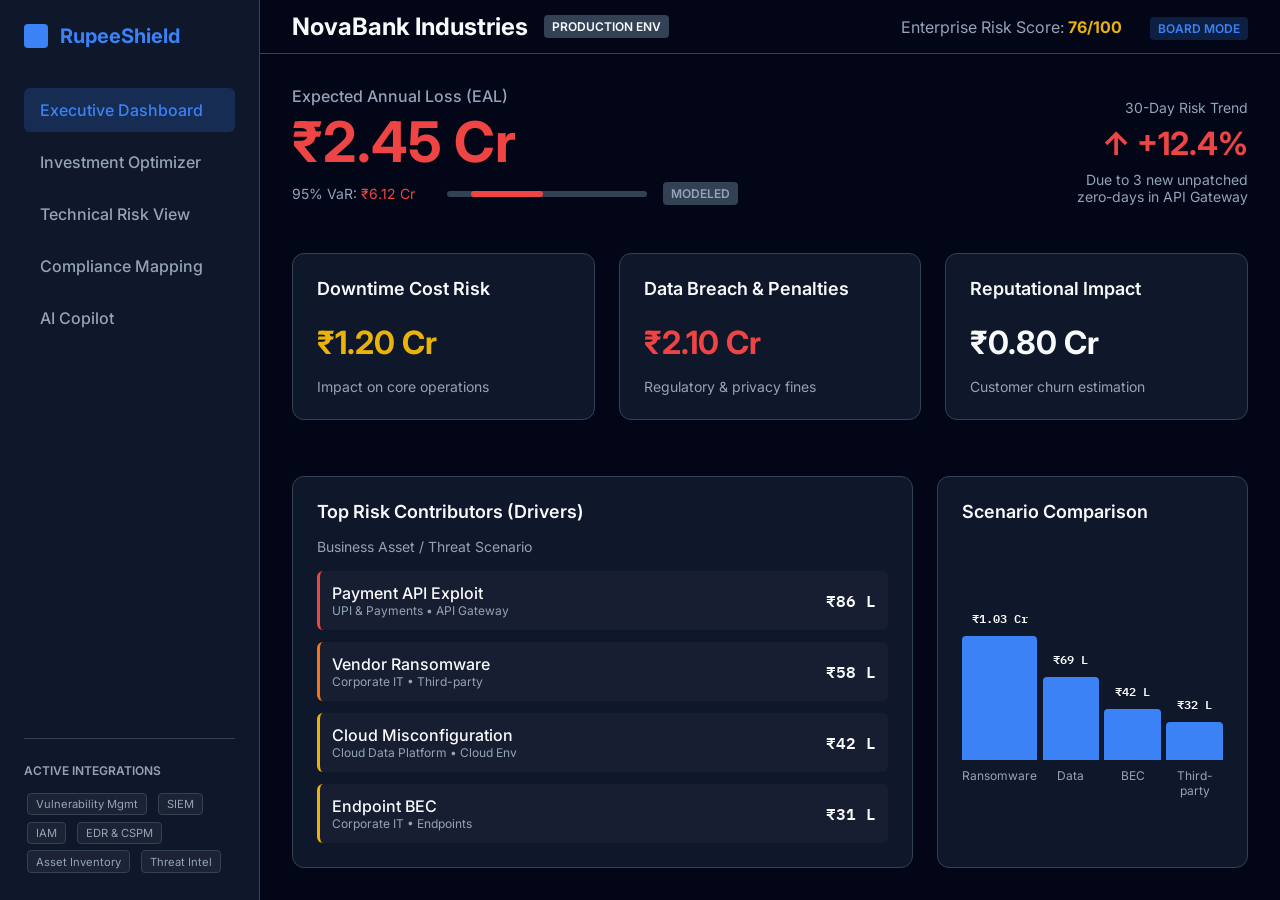
<file: index.html>
<!DOCTYPE html>
<html lang="en">

<head>
    <meta charset="UTF-8">
    <meta name="viewport" content="width=device-width, initial-scale=1.0">
    <title>RupeeShield | AI-Powered Cyber Risk Quantification</title>
    <link
        href="https://fonts.googleapis.com/css2?family=Inter:wght@400;500;600;700&family=IBM+Plex+Mono:wght@400;500;600&display=swap"
        rel="stylesheet">
    <link rel="stylesheet" href="styles.css">
</head>

<body>

    <aside class="sidebar">
        <div class="logo">
            <div class="logo-icon"></div>
            RupeeShield
        </div>
        <ul class="nav-menu" id="main-nav">
            <li class="nav-item active" data-target="view-dashboard">Executive Dashboard</li>
            <li class="nav-item" data-target="view-optimization">Investment Optimizer</li>
            <li class="nav-item" data-target="view-technical">Technical Risk View</li>
            <li class="nav-item" data-target="view-compliance">Compliance Mapping</li>
            <li class="nav-item" data-target="view-copilot">AI Copilot</li>
        </ul>
        <div class="data-sources">
            <div class="data-sources-title">Active Integrations</div>
            <div class="source-tag">Vulnerability Mgmt</div>
            <div class="source-tag">SIEM</div>
            <div class="source-tag">IAM</div>
            <div class="source-tag">EDR & CSPM</div>
            <div class="source-tag">Asset Inventory</div>
            <div class="source-tag">Threat Intel</div>
        </div>
    </aside>

    <main class="main-content">
        <header class="topbar">
            <div class="org-info">
                <h2>NovaBank Industries</h2>
                <span class="badge">Production Env</span>
            </div>
            <div class="user-actions">
                <span class="risk-score-badge">Enterprise Risk Score: <strong
                        id="header-risk-score">72/100</strong></span>
                <span class="badge" style="background-color: var(--accent-blue-dim); color: var(--accent-blue);">Board
                    Mode</span>
            </div>
        </header>

        <div class="dashboard-container">

            <!-- VIEW: DASHBOARD -->
            <div id="view-dashboard" class="view-section active">
                <div class="hero-section">
                    <div class="financial-hero">
                        <div class="label">Expected Annual Loss (EAL)</div>
                        <div class="value" id="total-exposure">₹4.10 Cr</div>
                        <div class="range">
                            <span>95% VaR: <span id="var-exposure" class="risk-critical-text">₹10.30 Cr</span></span>
                            <div class="range-bar" style="margin-left: 1rem;">
                                <div class="range-bar-fill" id="eal-range-fill"></div>
                            </div>
                            <span class="badge">MODELED</span>
                        </div>
                    </div>
                    <div class="risk-trend">
                        <div class="label">30-Day Risk Trend</div>
                        <div class="trend-value critical">↑ +12.4%</div>
                        <div class="trend-subtitle">Due to 3 new unpatched zero-days in API Gateway</div>
                    </div>
                </div>

                <div class="dashboard-grid">
                    <div class="card">
                        <div class="card-title">Downtime Cost Risk</div>
                        <div class="kpi-value warning" id="risk-downtime">₹1.20 Cr</div>
                        <div class="card-subtitle">Impact on core operations</div>
                    </div>
                    <div class="card">
                        <div class="card-title">Data Breach & Penalties</div>
                        <div class="kpi-value bad" id="risk-breach">₹2.10 Cr</div>
                        <div class="card-subtitle">Regulatory & privacy fines</div>
                    </div>
                    <div class="card">
                        <div class="card-title">Reputational Impact</div>
                        <div class="kpi-value neutral" id="risk-reputation">₹0.80 Cr</div>
                        <div class="card-subtitle">Customer churn estimation</div>
                    </div>
                </div>

                <div class="dashboard-grid two-cols mt-2">
                    <div class="card">
                        <div class="card-title">Top Risk Contributors (Drivers)</div>
                        <div class="card-subtitle">Business Asset / Threat Scenario</div>
                        <div class="driver-list" id="drivers-container"></div>
                    </div>
                    <div class="card">
                        <div class="card-title">Scenario Comparison</div>
                        <div class="chart-container" id="scenario-chart"></div>
                    </div>
                </div>
            </div>

            <!-- VIEW: OPTIMIZATION & SIMULATION -->
            <div id="view-optimization" class="view-section">
                <div class="card mb-2">
                    <div class="card-title">Security Investment Optimization</div>
                    <div class="card-subtitle">Set your budget to see the AI-recommended optimal control portfolio.
                    </div>

                    <div class="budget-slider-container">
                        <div class="slider-header">
                            <span>Available Security Budget</span>
                            <span class="budget-value" id="budget-display">₹50 L</span>
                        </div>
                        <input type="range" id="budget-slider" min="0" max="200" step="5" value="50"
                            class="styled-slider">

                        <div class="delay-slider-container mt-2">
                            <div class="slider-header">
                                <span>Remediation Delay (Days) - Adds ₹0.04 Cr / day penalty risk</span>
                                <span class="budget-value" id="delay-display">0 Days</span>
                            </div>
                            <input type="range" id="delay-slider" min="0" max="60" step="1" value="0"
                                class="styled-slider warning-slider">
                        </div>
                    </div>
                </div>

                <div class="dashboard-grid">
                    <div class="card">
                        <div class="card-title">Recommended Investment</div>
                        <div class="kpi-value neutral" id="opt-cost">₹0 L</div>
                    </div>
                    <div class="card">
                        <div class="card-title">Avoided Loss</div>
                        <div class="kpi-value good" id="opt-avoided">₹0 L</div>
                    </div>
                    <div class="card">
                        <div class="card-title">ROSI (Return on Investment)</div>
                        <div class="kpi-value good" id="opt-rosi">--</div>
                    </div>
                </div>

                <div class="dashboard-grid two-cols mt-2">
                    <div class="card">
                        <div class="card-header">
                            <div>
                                <div class="card-title">Recommended Mitigations</div>
                                <div class="card-subtitle">Controls selected to maximize risk reduction within budget.
                                </div>
                            </div>
                        </div>
                        <div class="control-list" id="controls-container">
                            <!-- JS injects controls here -->
                        </div>
                    </div>

                    <div class="card">
                        <div class="card-title">Investment vs Risk Reduction</div>
                        <div class="card-subtitle">Diminishing returns curve</div>
                        <div class="diminishing-chart" id="roi-curve">
                            <!-- JS injects SVG curve here -->
                        </div>
                    </div>
                </div>
            </div>

            <!-- VIEW: TECHNICAL RISK -->
            <div id="view-technical" class="view-section">
                <div class="card">
                    <div class="card-title">Technical Risk Drill-Down</div>
                    <div class="card-subtitle">Telemetry to Financial Exposure Mapping</div>
                    <div class="table-container mt-2">
                        <table class="data-table">
                            <thead>
                                <tr>
                                    <th>Finding (Telemetry)</th>
                                    <th>Asset / Service</th>
                                    <th>Threat Scenario</th>
                                    <th>Likelihood</th>
                                    <th>Impact (₹)</th>
                                    <th>Exposure (₹)</th>
                                    <th>Recommended Control</th>
                                </tr>
                            </thead>
                            <tbody id="technical-table-body">
                                <!-- JS injects rows -->
                            </tbody>
                        </table>
                    </div>
                </div>
            </div>

            <!-- VIEW: COMPLIANCE -->
            <div id="view-compliance" class="view-section">
                <div class="card">
                    <div class="card-title">Compliance & Framework Mapping</div>
                    <div class="card-subtitle">Financial exposure tied to compliance weaknesses</div>
                    <div class="table-container mt-2">
                        <table class="data-table">
                            <thead>
                                <tr>
                                    <th>Framework</th>
                                    <th>Requirement</th>
                                    <th>Status</th>
                                    <th>Weakness</th>
                                    <th>Affected Asset</th>
                                    <th>Associated Exposure</th>
                                </tr>
                            </thead>
                            <tbody id="compliance-table-body">
                                <!-- JS injects rows -->
                            </tbody>
                        </table>
                    </div>
                </div>
            </div>

            <!-- VIEW: COPILOT -->
            <div id="view-copilot" class="view-section">
                <div class="card copilot-container">
                    <div class="copilot-header">
                        <div class="logo-icon"></div>
                        <div>
                            <div class="card-title">RupeeShield AI Copilot</div>
                            <div class="card-subtitle">Ask questions in natural language about your financial cyber
                                risk.</div>
                        </div>
                    </div>
                    <div class="chat-window" id="chat-window">
                        <div class="chat-msg ai-msg">
                            Hello! I can help you analyze your cyber risk. Try asking:<br>
                            - "What is our highest financial cyber risk today?"<br>
                            - "What happens if MFA is implemented across all privileged accounts?"<br>
                            - "What happens if remediation is delayed by 30 days?"
                        </div>
                    </div>
                    <div class="chat-input-area">
                        <input type="text" id="chat-input" placeholder="Ask AI Copilot..." autocomplete="off">
                        <button id="chat-send">Send</button>
                    </div>
                </div>
            </div>

        </div>
    </main>

    <script src="script.js"></script>
</body>

</html>
</file>
<file: styles.css>
:root {
    --bg-base: #020617; /* Very dark blue */
    --bg-card: #0f172a; /* Dark blue */
    --bg-card-hover: #1e293b;
    --text-primary: #f8fafc;
    --text-secondary: #94a3b8;
    --border-color: #334155;
    
    --accent-blue: #3b82f6;
    --accent-blue-dim: rgba(59, 130, 246, 0.2);
    --risk-critical: #ef4444; /* Red */
    --risk-high: #f97316; /* Orange */
    --risk-medium: #eab308; /* Yellow */
    --risk-low: #22c55e; /* Green */
    
    --font-sans: 'Inter', system-ui, -apple-system, sans-serif;
    --font-mono: 'IBM Plex Mono', ui-monospace, monospace;
}

* {
    margin: 0;
    padding: 0;
    box-sizing: border-box;
}

body {
    font-family: var(--font-sans);
    background-color: var(--bg-base);
    color: var(--text-primary);
    display: flex;
    height: 100vh;
    overflow: hidden;
}

/* Utilities */
.mt-2 { margin-top: 1.5rem; }
.mb-2 { margin-bottom: 1.5rem; }
.risk-critical-text { color: var(--risk-critical); }
.risk-score-badge { font-size: 1rem; color: var(--text-secondary); margin-right: 1.5rem; }
.risk-score-badge strong { color: var(--risk-medium); } /* 72/100 -> Medium risk */

/* Sidebar */
.sidebar {
    width: 260px;
    background-color: var(--bg-card);
    border-right: 1px solid var(--border-color);
    display: flex;
    flex-direction: column;
    padding: 1.5rem;
}

.logo {
    display: flex;
    align-items: center;
    gap: 0.75rem;
    font-size: 1.25rem;
    font-weight: 700;
    color: var(--accent-blue);
    margin-bottom: 2.5rem;
}

.logo-icon {
    width: 24px;
    height: 24px;
    background-color: var(--accent-blue);
    border-radius: 4px;
}

.nav-menu {
    list-style: none;
    display: flex;
    flex-direction: column;
    gap: 0.5rem;
    flex: 1;
}

.nav-item {
    padding: 0.75rem 1rem;
    border-radius: 6px;
    cursor: pointer;
    transition: background-color 0.2s, color 0.2s;
    color: var(--text-secondary);
    display: flex;
    align-items: center;
    gap: 0.75rem;
    font-weight: 500;
}

.nav-item:hover {
    background-color: var(--bg-card-hover);
    color: var(--text-primary);
}

.nav-item.active {
    background-color: var(--accent-blue-dim);
    color: var(--accent-blue);
}

/* Data Sources Integrations */
.data-sources {
    margin-top: 2rem;
    padding-top: 1.5rem;
    border-top: 1px solid var(--border-color);
}
.data-sources-title {
    font-size: 0.75rem;
    text-transform: uppercase;
    color: var(--text-secondary);
    margin-bottom: 0.75rem;
    font-weight: 600;
}
.source-tag {
    display: inline-block;
    padding: 0.2rem 0.5rem;
    margin: 0.2rem;
    font-size: 0.7rem;
    background-color: rgba(255,255,255,0.05);
    border: 1px solid var(--border-color);
    border-radius: 4px;
    color: var(--text-secondary);
}

/* Main Content */
.main-content {
    flex: 1;
    display: flex;
    flex-direction: column;
    overflow-y: auto;
}

.topbar {
    height: 70px;
    border-bottom: 1px solid var(--border-color);
    display: flex;
    align-items: center;
    justify-content: space-between;
    padding: 0 2rem;
    background-color: var(--bg-base);
    position: sticky;
    top: 0;
    z-index: 10;
}

.org-info {
    display: flex;
    align-items: center;
    gap: 1rem;
}

.badge {
    background-color: var(--border-color);
    padding: 0.25rem 0.5rem;
    border-radius: 4px;
    font-size: 0.75rem;
    font-weight: 600;
    text-transform: uppercase;
}

.dashboard-container {
    padding: 2rem;
    display: flex;
    flex-direction: column;
}

/* Views Logic */
.view-section { display: none; flex-direction: column; gap: 2rem;}
.view-section.active { display: flex; }

/* Hero Section */
.hero-section {
    display: flex;
    justify-content: space-between;
    align-items: flex-end;
    margin-bottom: 1rem;
}

.financial-hero .label {
    color: var(--text-secondary);
    font-size: 1rem;
    font-weight: 500;
    margin-bottom: 0.5rem;
}

.financial-hero .value {
    font-size: 3.5rem;
    font-weight: 700;
    color: var(--risk-critical);
    line-height: 1;
}

.financial-hero .range {
    margin-top: 0.75rem;
    color: var(--text-secondary);
    font-size: 0.875rem;
    display: flex;
    align-items: center;
    gap: 1rem;
}

.range-bar {
    width: 200px;
    height: 6px;
    background-color: var(--border-color);
    border-radius: 3px;
    position: relative;
    overflow: hidden;
}

.range-bar-fill {
    position: absolute;
    left: 20%;
    right: 30%;
    height: 100%;
    background-color: var(--risk-critical);
    border-radius: 3px;
    transition: left 0.3s, right 0.3s, background-color 0.3s;
}

.risk-trend { text-align: right; }
.risk-trend .label { color: var(--text-secondary); font-size: 0.875rem; margin-bottom: 0.5rem;}
.trend-value { font-size: 2rem; font-weight: 700; }
.trend-value.critical { color: var(--risk-critical); }
.trend-subtitle { font-size: 0.875rem; color: var(--text-secondary); margin-top: 0.5rem; max-width: 200px; }


/* Grid Layout */
.dashboard-grid {
    display: grid;
    grid-template-columns: repeat(3, 1fr);
    gap: 1.5rem;
}
.dashboard-grid.two-cols {
    grid-template-columns: 2fr 1fr;
}

/* Cards */
.card {
    background-color: var(--bg-card);
    border: 1px solid var(--border-color);
    border-radius: 12px;
    padding: 1.5rem;
    display: flex;
    flex-direction: column;
    gap: 1rem;
}
.card-header {
    display: flex;
    justify-content: space-between;
    align-items: center;
}
.card-title {
    font-size: 1.125rem;
    font-weight: 600;
    color: var(--text-primary);
}
.card-subtitle {
    font-size: 0.875rem;
    color: var(--text-secondary);
}

/* KPI Items */
.kpi-value {
    font-size: 2rem;
    font-weight: 700;
    margin-top: 0.5rem;
}
.kpi-value.good { color: var(--risk-low); }
.kpi-value.neutral { color: var(--text-primary); }
.kpi-value.warning { color: var(--risk-medium); }
.kpi-value.bad { color: var(--risk-critical); }

/* Sliders */
.slider-header {
    display: flex;
    justify-content: space-between;
    font-size: 0.875rem;
    color: var(--text-primary);
    margin-bottom: 0.5rem;
}
.budget-value { font-family: var(--font-mono); font-weight: 600; color: var(--accent-blue); }
.styled-slider {
    -webkit-appearance: none;
    width: 100%;
    height: 8px;
    background: var(--border-color);
    border-radius: 4px;
    outline: none;
}
.styled-slider::-webkit-slider-thumb {
    -webkit-appearance: none;
    appearance: none;
    width: 20px;
    height: 20px;
    border-radius: 50%;
    background: var(--accent-blue);
    cursor: pointer;
}
.warning-slider::-webkit-slider-thumb { background: var(--risk-medium); }

/* Lists and Tables */
.driver-list {
    display: flex;
    flex-direction: column;
    gap: 0.75rem;
}
.driver-item {
    display: flex;
    justify-content: space-between;
    align-items: center;
    padding: 0.75rem;
    background-color: rgba(255,255,255,0.03);
    border-radius: 6px;
    border-left: 3px solid var(--border-color);
}
.driver-item.critical { border-left-color: var(--risk-critical); }
.driver-item.high { border-left-color: var(--risk-high); }
.driver-item.medium { border-left-color: var(--risk-medium); }

.driver-name { font-weight: 500; }
.driver-value { font-family: var(--font-mono); font-weight: 600; }
.driver-asset { font-size: 0.75rem; color: var(--text-secondary); }

/* Data Tables */
.table-container {
    overflow-x: auto;
}
.data-table {
    width: 100%;
    border-collapse: collapse;
    font-size: 0.875rem;
}
.data-table th, .data-table td {
    padding: 1rem;
    text-align: left;
    border-bottom: 1px solid var(--border-color);
}
.data-table th {
    color: var(--text-secondary);
    font-weight: 600;
}
.data-table tr:hover td {
    background-color: rgba(255,255,255,0.02);
}
.status-red { color: var(--risk-critical); font-weight: 600; }
.status-green { color: var(--risk-low); font-weight: 600; }

/* Controls toggle */
.control-list {
    display: flex;
    flex-direction: column;
    gap: 0.5rem;
    max-height: 400px;
    overflow-y: auto;
}
.control-item {
    display: flex;
    justify-content: space-between;
    align-items: center;
    padding: 1rem;
    border: 1px solid var(--border-color);
    border-radius: 8px;
    cursor: pointer;
    transition: border-color 0.2s, background-color 0.2s;
}
.control-item:hover { background-color: var(--bg-card-hover); }
.control-item.selected {
    border-color: var(--accent-blue);
    background-color: var(--accent-blue-dim);
}
.control-info {
    display: flex;
    flex-direction: column;
    gap: 0.25rem;
}
.control-name { font-weight: 600; }
.control-meta {
    font-size: 0.75rem;
    color: var(--text-secondary);
    display: flex;
    gap: 0.75rem;
}
.toggle-switch {
    position: relative;
    width: 44px;
    height: 24px;
}
.toggle-switch input { opacity: 0; width: 0; height: 0; }
.slider {
    position: absolute;
    cursor: pointer;
    top: 0; left: 0; right: 0; bottom: 0;
    background-color: var(--border-color);
    transition: .4s;
    border-radius: 24px;
}
.slider:before {
    position: absolute;
    content: "";
    height: 18px; width: 18px; left: 3px; bottom: 3px;
    background-color: white; transition: .4s; border-radius: 50%;
}
input:checked + .slider { background-color: var(--accent-blue); }
input:checked + .slider:before { transform: translateX(20px); }

/* Charts Placeholder */
.chart-container, .diminishing-chart {
    height: 250px;
    width: 100%;
    display: flex;
    align-items: flex-end;
    gap: 2%;
    padding-top: 2rem;
    position: relative;
}
.bar-wrapper {
    flex: 1;
    display: flex;
    flex-direction: column;
    justify-content: flex-end;
    align-items: center;
    gap: 0.5rem;
    height: 100%;
}
.bar {
    width: 100%;
    background-color: var(--accent-blue);
    border-radius: 4px 4px 0 0;
    transition: height 0.3s ease;
    min-height: 2px;
}
.bar-label { font-size: 0.75rem; color: var(--text-secondary); text-align: center; height: 20px; }
.bar-value { font-family: var(--font-mono); font-size: 0.75rem; font-weight: 600; }

/* SVG Curve */
.roi-svg { width: 100%; height: 100%; overflow: visible; }
.roi-line { fill: none; stroke: var(--accent-blue); stroke-width: 3; stroke-linecap: round; }
.roi-point { fill: white; stroke: var(--accent-blue); stroke-width: 2; transition: all 0.2s;}
.roi-axes { stroke: var(--border-color); stroke-width: 1; }

/* Copilot */
.copilot-container { height: 600px; padding: 0;}
.copilot-header { padding: 1.5rem; border-bottom: 1px solid var(--border-color); display: flex; gap: 1rem; align-items: center;}
.chat-window { flex: 1; padding: 1.5rem; display: flex; flex-direction: column; gap: 1rem; overflow-y: auto; }
.chat-msg { padding: 1rem; border-radius: 8px; max-width: 80%; line-height: 1.5; font-size: 0.875rem;}
.ai-msg { background-color: var(--bg-card-hover); align-self: flex-start; border: 1px solid var(--border-color);}
.user-msg { background-color: var(--accent-blue); color: white; align-self: flex-end; }
.chat-input-area { padding: 1.5rem; border-top: 1px solid var(--border-color); display: flex; gap: 1rem;}
.chat-input-area input { flex: 1; padding: 0.75rem 1rem; border-radius: 8px; border: 1px solid var(--border-color); background: var(--bg-base); color: white; outline: none;}
.chat-input-area input:focus { border-color: var(--accent-blue); }
.chat-input-area button { padding: 0.75rem 1.5rem; border-radius: 8px; background: var(--accent-blue); color: white; border: none; font-weight: 600; cursor: pointer;}
.chat-input-area button:hover { background: #2563eb; }

/* Responsive */
@media (max-width: 1024px) {
    .dashboard-grid, .dashboard-grid.two-cols { grid-template-columns: 1fr; }
}
</file>
<file: rupee shield/styles.css>
:root {
    --bg-base: #020617; /* Very dark blue */
    --bg-card: #0f172a; /* Dark blue */
    --bg-card-hover: #1e293b;
    --text-primary: #f8fafc;
    --text-secondary: #94a3b8;
    --border-color: #334155;
    
    --accent-blue: #3b82f6;
    --accent-blue-dim: rgba(59, 130, 246, 0.2);
    --risk-critical: #ef4444; /* Red */
    --risk-high: #f97316; /* Orange */
    --risk-medium: #eab308; /* Yellow */
    --risk-low: #22c55e; /* Green */
    
    --font-sans: 'Inter', system-ui, -apple-system, sans-serif;
    --font-mono: 'IBM Plex Mono', ui-monospace, monospace;
}

* {
    margin: 0;
    padding: 0;
    box-sizing: border-box;
}

body {
    font-family: var(--font-sans);
    background-color: var(--bg-base);
    color: var(--text-primary);
    display: flex;
    height: 100vh;
    overflow: hidden;
}

/* Utilities */
.mt-2 { margin-top: 1.5rem; }
.mb-2 { margin-bottom: 1.5rem; }
.risk-critical-text { color: var(--risk-critical); }
.risk-score-badge { font-size: 1rem; color: var(--text-secondary); margin-right: 1.5rem; }
.risk-score-badge strong { color: var(--risk-medium); } /* 72/100 -> Medium risk */

/* Sidebar */
.sidebar {
    width: 260px;
    background-color: var(--bg-card);
    border-right: 1px solid var(--border-color);
    display: flex;
    flex-direction: column;
    padding: 1.5rem;
}

.logo {
    display: flex;
    align-items: center;
    gap: 0.75rem;
    font-size: 1.25rem;
    font-weight: 700;
    color: var(--accent-blue);
    margin-bottom: 2.5rem;
}

.logo-icon {
    width: 24px;
    height: 24px;
    background-color: var(--accent-blue);
    border-radius: 4px;
}

.nav-menu {
    list-style: none;
    display: flex;
    flex-direction: column;
    gap: 0.5rem;
    flex: 1;
}

.nav-item {
    padding: 0.75rem 1rem;
    border-radius: 6px;
    cursor: pointer;
    transition: background-color 0.2s, color 0.2s;
    color: var(--text-secondary);
    display: flex;
    align-items: center;
    gap: 0.75rem;
    font-weight: 500;
}

.nav-item:hover {
    background-color: var(--bg-card-hover);
    color: var(--text-primary);
}

.nav-item.active {
    background-color: var(--accent-blue-dim);
    color: var(--accent-blue);
}

/* Data Sources Integrations */
.data-sources {
    margin-top: 2rem;
    padding-top: 1.5rem;
    border-top: 1px solid var(--border-color);
}
.data-sources-title {
    font-size: 0.75rem;
    text-transform: uppercase;
    color: var(--text-secondary);
    margin-bottom: 0.75rem;
    font-weight: 600;
}
.source-tag {
    display: inline-block;
    padding: 0.2rem 0.5rem;
    margin: 0.2rem;
    font-size: 0.7rem;
    background-color: rgba(255,255,255,0.05);
    border: 1px solid var(--border-color);
    border-radius: 4px;
    color: var(--text-secondary);
}

/* Main Content */
.main-content {
    flex: 1;
    display: flex;
    flex-direction: column;
    overflow-y: auto;
}

.topbar {
    height: 70px;
    border-bottom: 1px solid var(--border-color);
    display: flex;
    align-items: center;
    justify-content: space-between;
    padding: 0 2rem;
    background-color: var(--bg-base);
    position: sticky;
    top: 0;
    z-index: 10;
}

.org-info {
    display: flex;
    align-items: center;
    gap: 1rem;
}

.badge {
    background-color: var(--border-color);
    padding: 0.25rem 0.5rem;
    border-radius: 4px;
    font-size: 0.75rem;
    font-weight: 600;
    text-transform: uppercase;
}

.dashboard-container {
    padding: 2rem;
    display: flex;
    flex-direction: column;
}

/* Views Logic */
.view-section { display: none; flex-direction: column; gap: 2rem;}
.view-section.active { display: flex; }

/* Hero Section */
.hero-section {
    display: flex;
    justify-content: space-between;
    align-items: flex-end;
    margin-bottom: 1rem;
}

.financial-hero .label {
    color: var(--text-secondary);
    font-size: 1rem;
    font-weight: 500;
    margin-bottom: 0.5rem;
}

.financial-hero .value {
    font-size: 3.5rem;
    font-weight: 700;
    color: var(--risk-critical);
    line-height: 1;
}

.financial-hero .range {
    margin-top: 0.75rem;
    color: var(--text-secondary);
    font-size: 0.875rem;
    display: flex;
    align-items: center;
    gap: 1rem;
}

.range-bar {
    width: 200px;
    height: 6px;
    background-color: var(--border-color);
    border-radius: 3px;
    position: relative;
    overflow: hidden;
}

.range-bar-fill {
    position: absolute;
    left: 20%;
    right: 30%;
    height: 100%;
    background-color: var(--risk-critical);
    border-radius: 3px;
    transition: left 0.3s, right 0.3s, background-color 0.3s;
}

.risk-trend { text-align: right; }
.risk-trend .label { color: var(--text-secondary); font-size: 0.875rem; margin-bottom: 0.5rem;}
.trend-value { font-size: 2rem; font-weight: 700; }
.trend-value.critical { color: var(--risk-critical); }
.trend-subtitle { font-size: 0.875rem; color: var(--text-secondary); margin-top: 0.5rem; max-width: 200px; }


/* Grid Layout */
.dashboard-grid {
    display: grid;
    grid-template-columns: repeat(3, 1fr);
    gap: 1.5rem;
}
.dashboard-grid.two-cols {
    grid-template-columns: 2fr 1fr;
}

/* Cards */
.card {
    background-color: var(--bg-card);
    border: 1px solid var(--border-color);
    border-radius: 12px;
    padding: 1.5rem;
    display: flex;
    flex-direction: column;
    gap: 1rem;
}
.card-header {
    display: flex;
    justify-content: space-between;
    align-items: center;
}
.card-title {
    font-size: 1.125rem;
    font-weight: 600;
    color: var(--text-primary);
}
.card-subtitle {
    font-size: 0.875rem;
    color: var(--text-secondary);
}

/* KPI Items */
.kpi-value {
    font-size: 2rem;
    font-weight: 700;
    margin-top: 0.5rem;
}
.kpi-value.good { color: var(--risk-low); }
.kpi-value.neutral { color: var(--text-primary); }
.kpi-value.warning { color: var(--risk-medium); }
.kpi-value.bad { color: var(--risk-critical); }

/* Sliders */
.slider-header {
    display: flex;
    justify-content: space-between;
    font-size: 0.875rem;
    color: var(--text-primary);
    margin-bottom: 0.5rem;
}
.budget-value { font-family: var(--font-mono); font-weight: 600; color: var(--accent-blue); }
.styled-slider {
    -webkit-appearance: none;
    width: 100%;
    height: 8px;
    background: var(--border-color);
    border-radius: 4px;
    outline: none;
}
.styled-slider::-webkit-slider-thumb {
    -webkit-appearance: none;
    appearance: none;
    width: 20px;
    height: 20px;
    border-radius: 50%;
    background: var(--accent-blue);
    cursor: pointer;
}
.warning-slider::-webkit-slider-thumb { background: var(--risk-medium); }

/* Lists and Tables */
.driver-list {
    display: flex;
    flex-direction: column;
    gap: 0.75rem;
}
.driver-item {
    display: flex;
    justify-content: space-between;
    align-items: center;
    padding: 0.75rem;
    background-color: rgba(255,255,255,0.03);
    border-radius: 6px;
    border-left: 3px solid var(--border-color);
}
.driver-item.critical { border-left-color: var(--risk-critical); }
.driver-item.high { border-left-color: var(--risk-high); }
.driver-item.medium { border-left-color: var(--risk-medium); }

.driver-name { font-weight: 500; }
.driver-value { font-family: var(--font-mono); font-weight: 600; }
.driver-asset { font-size: 0.75rem; color: var(--text-secondary); }

/* Data Tables */
.table-container {
    overflow-x: auto;
}
.data-table {
    width: 100%;
    border-collapse: collapse;
    font-size: 0.875rem;
}
.data-table th, .data-table td {
    padding: 1rem;
    text-align: left;
    border-bottom: 1px solid var(--border-color);
}
.data-table th {
    color: var(--text-secondary);
    font-weight: 600;
}
.data-table tr:hover td {
    background-color: rgba(255,255,255,0.02);
}
.status-red { color: var(--risk-critical); font-weight: 600; }
.status-green { color: var(--risk-low); font-weight: 600; }

/* Controls toggle */
.control-list {
    display: flex;
    flex-direction: column;
    gap: 0.5rem;
    max-height: 400px;
    overflow-y: auto;
}
.control-item {
    display: flex;
    justify-content: space-between;
    align-items: center;
    padding: 1rem;
    border: 1px solid var(--border-color);
    border-radius: 8px;
    cursor: pointer;
    transition: border-color 0.2s, background-color 0.2s;
}
.control-item:hover { background-color: var(--bg-card-hover); }
.control-item.selected {
    border-color: var(--accent-blue);
    background-color: var(--accent-blue-dim);
}
.control-info {
    display: flex;
    flex-direction: column;
    gap: 0.25rem;
}
.control-name { font-weight: 600; }
.control-meta {
    font-size: 0.75rem;
    color: var(--text-secondary);
    display: flex;
    gap: 0.75rem;
}
.toggle-switch {
    position: relative;
    width: 44px;
    height: 24px;
}
.toggle-switch input { opacity: 0; width: 0; height: 0; }
.slider {
    position: absolute;
    cursor: pointer;
    top: 0; left: 0; right: 0; bottom: 0;
    background-color: var(--border-color);
    transition: .4s;
    border-radius: 24px;
}
.slider:before {
    position: absolute;
    content: "";
    height: 18px; width: 18px; left: 3px; bottom: 3px;
    background-color: white; transition: .4s; border-radius: 50%;
}
input:checked + .slider { background-color: var(--accent-blue); }
input:checked + .slider:before { transform: translateX(20px); }

/* Charts Placeholder */
.chart-container, .diminishing-chart {
    height: 250px;
    width: 100%;
    display: flex;
    align-items: flex-end;
    gap: 2%;
    padding-top: 2rem;
    position: relative;
}
.bar-wrapper {
    flex: 1;
    display: flex;
    flex-direction: column;
    justify-content: flex-end;
    align-items: center;
    gap: 0.5rem;
    height: 100%;
}
.bar {
    width: 100%;
    background-color: var(--accent-blue);
    border-radius: 4px 4px 0 0;
    transition: height 0.3s ease;
    min-height: 2px;
}
.bar-label { font-size: 0.75rem; color: var(--text-secondary); text-align: center; height: 20px; }
.bar-value { font-family: var(--font-mono); font-size: 0.75rem; font-weight: 600; }

/* SVG Curve */
.roi-svg { width: 100%; height: 100%; overflow: visible; }
.roi-line { fill: none; stroke: var(--accent-blue); stroke-width: 3; stroke-linecap: round; }
.roi-point { fill: white; stroke: var(--accent-blue); stroke-width: 2; transition: all 0.2s;}
.roi-axes { stroke: var(--border-color); stroke-width: 1; }

/* Copilot */
.copilot-container { height: 600px; padding: 0;}
.copilot-header { padding: 1.5rem; border-bottom: 1px solid var(--border-color); display: flex; gap: 1rem; align-items: center;}
.chat-window { flex: 1; padding: 1.5rem; display: flex; flex-direction: column; gap: 1rem; overflow-y: auto; }
.chat-msg { padding: 1rem; border-radius: 8px; max-width: 80%; line-height: 1.5; font-size: 0.875rem;}
.ai-msg { background-color: var(--bg-card-hover); align-self: flex-start; border: 1px solid var(--border-color);}
.user-msg { background-color: var(--accent-blue); color: white; align-self: flex-end; }
.chat-input-area { padding: 1.5rem; border-top: 1px solid var(--border-color); display: flex; gap: 1rem;}
.chat-input-area input { flex: 1; padding: 0.75rem 1rem; border-radius: 8px; border: 1px solid var(--border-color); background: var(--bg-base); color: white; outline: none;}
.chat-input-area input:focus { border-color: var(--accent-blue); }
.chat-input-area button { padding: 0.75rem 1.5rem; border-radius: 8px; background: var(--accent-blue); color: white; border: none; font-weight: 600; cursor: pointer;}
.chat-input-area button:hover { background: #2563eb; }

/* Responsive */
@media (max-width: 1024px) {
    .dashboard-grid, .dashboard-grid.two-cols { grid-template-columns: 1fr; }
}
</file>
